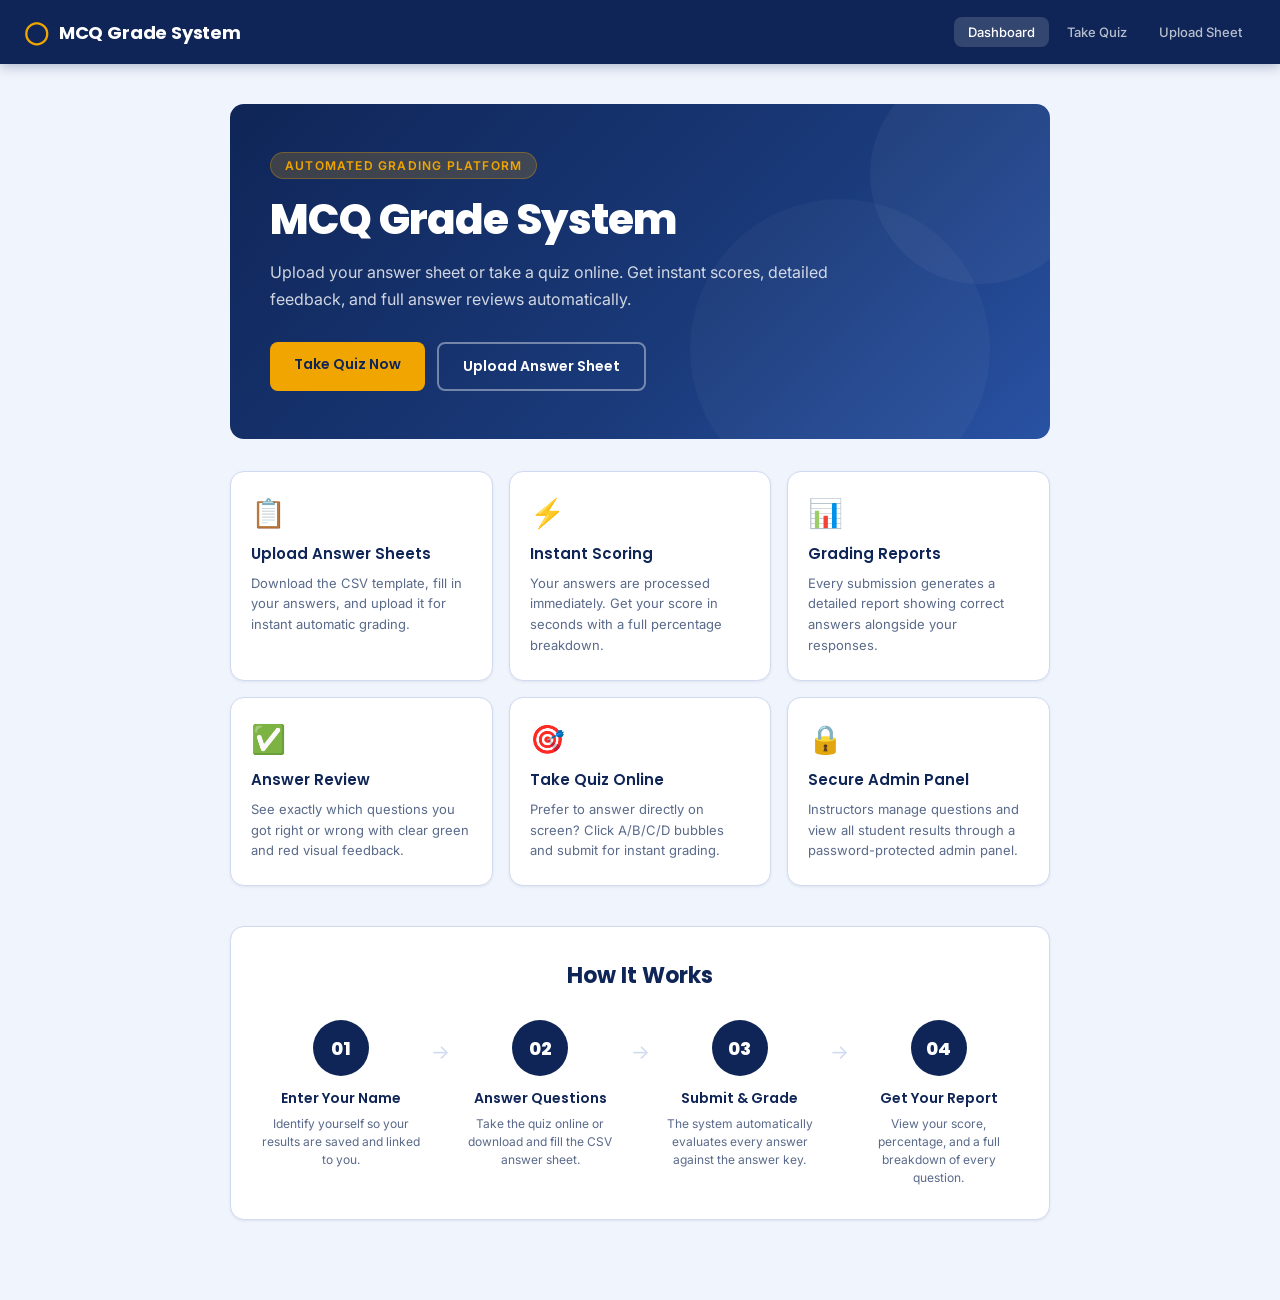
<file: index.html>
<!DOCTYPE html>
<html lang="en">
<head>
  <meta charset="UTF-8" />
  <meta name="viewport" content="width=device-width, initial-scale=1.0" />
  <title>MCQ Grade System</title>
  <link rel="preconnect" href="https://fonts.googleapis.com" />
  <link rel="preconnect" href="https://fonts.gstatic.com" crossorigin />
  <link href="https://fonts.googleapis.com/css2?family=Poppins:wght@400;500;600;700;800&family=Inter:wght@400;500;600&display=swap" rel="stylesheet" />
  <link rel="stylesheet" href="styles.css" />
</head>
<body>

  <nav class="navbar">
    <div class="navbar__brand">
      <span class="navbar__logo">&#9711;</span>
      MCQ Grade System
    </div>
    <div class="navbar__links">
      <a href="index.html" class="navbar__link is-active">Dashboard</a>
      <a href="quiz.html" class="navbar__link">Take Quiz</a>
      <a href="upload.html" class="navbar__link">Upload Sheet</a>
    </div>
  </nav>

  <section class="section is-active" id="dashboard">
    <div class="hero">
      <div class="hero__badge">Automated Grading Platform</div>
      <h1 class="hero__title">MCQ Grade System</h1>
      <p class="hero__sub">Upload your answer sheet or take a quiz online. Get instant scores, detailed feedback, and full answer reviews automatically.</p>
      <div class="hero__actions">
        <a href="quiz.html" class="btn btn--primary">Take Quiz Now</a>
        <a href="upload.html" class="btn btn--outline">Upload Answer Sheet</a>
      </div>
    </div>

    <div class="features">
      <div class="feature-card">
        <div class="feature-card__icon">📋</div>
        <h3 class="feature-card__title">Upload Answer Sheets</h3>
        <p class="feature-card__text">Download the CSV template, fill in your answers, and upload it for instant automatic grading.</p>
      </div>
      <div class="feature-card">
        <div class="feature-card__icon">⚡</div>
        <h3 class="feature-card__title">Instant Scoring</h3>
        <p class="feature-card__text">Your answers are processed immediately. Get your score in seconds with a full percentage breakdown.</p>
      </div>
      <div class="feature-card">
        <div class="feature-card__icon">📊</div>
        <h3 class="feature-card__title">Grading Reports</h3>
        <p class="feature-card__text">Every submission generates a detailed report showing correct answers alongside your responses.</p>
      </div>
      <div class="feature-card">
        <div class="feature-card__icon">✅</div>
        <h3 class="feature-card__title">Answer Review</h3>
        <p class="feature-card__text">See exactly which questions you got right or wrong with clear green and red visual feedback.</p>
      </div>
      <div class="feature-card">
        <div class="feature-card__icon">🎯</div>
        <h3 class="feature-card__title">Take Quiz Online</h3>
        <p class="feature-card__text">Prefer to answer directly on screen? Click A/B/C/D bubbles and submit for instant grading.</p>
      </div>
      <div class="feature-card">
        <div class="feature-card__icon">🔒</div>
        <h3 class="feature-card__title">Secure Admin Panel</h3>
        <p class="feature-card__text">Instructors manage questions and view all student results through a password-protected admin panel.</p>
      </div>
    </div>

    <div class="how-it-works">
      <h2 class="section-title">How It Works</h2>
      <div class="steps">
        <div class="step">
          <div class="step__number">01</div>
          <h4 class="step__title">Enter Your Name</h4>
          <p class="step__text">Identify yourself so your results are saved and linked to you.</p>
        </div>
        <div class="step__arrow">→</div>
        <div class="step">
          <div class="step__number">02</div>
          <h4 class="step__title">Answer Questions</h4>
          <p class="step__text">Take the quiz online or download and fill the CSV answer sheet.</p>
        </div>
        <div class="step__arrow">→</div>
        <div class="step">
          <div class="step__number">03</div>
          <h4 class="step__title">Submit & Grade</h4>
          <p class="step__text">The system automatically evaluates every answer against the answer key.</p>
        </div>
        <div class="step__arrow">→</div>
        <div class="step">
          <div class="step__number">04</div>
          <h4 class="step__title">Get Your Report</h4>
          <p class="step__text">View your score, percentage, and a full breakdown of every question.</p>
        </div>
      </div>
    </div>
  </section>

</body>
</html>
</file>
<file: styles.css>
:root {
  --navy: #0f2557;
  --navy-mid: #1a3a7a;
  --navy-light: #2952a3;
  --navy-soft: #e8eef8;
  --navy-pale: #f0f4fc;
  --gold: #f0a500;
  --white: #ffffff;
  --ink: #0d1b3e;
  --pencil: #5a6a8a;
  --border: #d0daf0;
  --green: #1e9e5e;
  --green-soft: #e0f5ec;
  --red: #d63a3a;
  --red-soft: #fce8e8;
  --font-head: "Poppins", sans-serif;
  --font-body: "Inter", sans-serif;
  --radius: 14px;
  --radius-sm: 8px;
  --shadow: 0 2px 4px rgba(15,37,87,0.06), 0 8px 24px rgba(15,37,87,0.10);
  --shadow-sm: 0 1px 3px rgba(15,37,87,0.08);
}

* { box-sizing: border-box; margin: 0; padding: 0; }

html { scroll-behavior: smooth; }

body {
  font-family: var(--font-body);
  background: var(--navy-pale);
  color: var(--ink);
  min-height: 100vh;
  -webkit-font-smoothing: antialiased;
}

a { color: var(--navy-light); text-decoration: none; }

/* ============================================================
   NAVBAR
   ============================================================ */

.navbar {
  background: var(--navy);
  padding: 0 24px;
  height: 64px;
  display: flex;
  align-items: center;
  justify-content: space-between;
  position: sticky;
  top: 0;
  z-index: 100;
  box-shadow: 0 2px 12px rgba(15,37,87,0.3);
}

.navbar__brand {
  font-family: var(--font-head);
  font-weight: 700;
  font-size: 18px;
  color: var(--white);
  display: flex;
  align-items: center;
  gap: 10px;
  letter-spacing: -0.01em;
}

.navbar__logo {
  font-size: 22px;
  color: var(--gold);
}

.navbar__links {
  display: flex;
  gap: 4px;
}

.navbar__link {
  font-family: var(--font-body);
  font-size: 13px;
  font-weight: 500;
  color: rgba(255,255,255,0.7);
  padding: 7px 14px;
  border-radius: 8px;
  transition: all 0.15s;
  cursor: pointer;
  border: none;
  background: none;
}

.navbar__link:hover {
  color: var(--white);
  background: rgba(255,255,255,0.1);
}

.navbar__link.is-active {
  color: var(--white);
  background: rgba(255,255,255,0.15);
}

/* ============================================================
   SECTIONS — show/hide navigation
   ============================================================ */

.section {
  display: none;
  max-width: 860px;
  margin: 0 auto;
  padding: 40px 20px 80px;
}

.section.is-active {
  display: block;
}

/* ============================================================
   HERO
   ============================================================ */

.hero {
  background: linear-gradient(135deg, var(--navy) 0%, var(--navy-mid) 60%, var(--navy-light) 100%);
  border-radius: var(--radius);
  padding: 48px 40px;
  color: var(--white);
  margin-bottom: 32px;
  position: relative;
  overflow: hidden;
}

.hero::before {
  content: "";
  position: absolute;
  top: -40px;
  right: -40px;
  width: 220px;
  height: 220px;
  border-radius: 50%;
  background: rgba(255,255,255,0.04);
}

.hero::after {
  content: "";
  position: absolute;
  bottom: -60px;
  right: 60px;
  width: 300px;
  height: 300px;
  border-radius: 50%;
  background: rgba(255,255,255,0.03);
}

.hero__badge {
  display: inline-block;
  background: rgba(240,165,0,0.2);
  color: var(--gold);
  font-family: var(--font-body);
  font-size: 12px;
  font-weight: 600;
  letter-spacing: 0.1em;
  text-transform: uppercase;
  padding: 5px 14px;
  border-radius: 999px;
  margin-bottom: 18px;
  border: 1px solid rgba(240,165,0,0.3);
}

.hero__title {
  font-family: var(--font-head);
  font-size: 42px;
  font-weight: 800;
  line-height: 1.1;
  margin-bottom: 16px;
  letter-spacing: -0.02em;
}

.hero__sub {
  font-size: 16px;
  color: rgba(255,255,255,0.8);
  line-height: 1.7;
  max-width: 560px;
  margin-bottom: 28px;
}

.hero__actions {
  display: flex;
  gap: 12px;
  flex-wrap: wrap;
}

/* ============================================================
   BUTTONS
   ============================================================ */

.btn {
  font-family: var(--font-head);
  font-weight: 600;
  font-size: 14px;
  padding: 12px 24px;
  border-radius: var(--radius-sm);
  border: none;
  cursor: pointer;
  transition: all 0.15s;
  display: inline-block;
  text-align: center;
}

.btn--primary {
  background: var(--gold);
  color: var(--navy);
}

.btn--primary:hover {
  background: #e09800;
  transform: translateY(-1px);
  box-shadow: 0 4px 12px rgba(240,165,0,0.35);
}

.btn--outline {
  background: transparent;
  color: var(--white);
  border: 2px solid rgba(255,255,255,0.4);
}

.btn--outline:hover {
  border-color: var(--white);
  background: rgba(255,255,255,0.1);
}

.btn--navy {
  background: var(--navy);
  color: var(--white);
}

.btn--navy:hover {
  background: var(--navy-mid);
  transform: translateY(-1px);
}

.btn--ghost {
  background: var(--white);
  color: var(--navy);
  border: 1px solid var(--border);
}

.btn--ghost:hover {
  background: var(--navy-soft);
}

.btn:disabled {
  opacity: 0.5;
  cursor: not-allowed;
  transform: none;
}

/* ============================================================
   FEATURE CARDS
   ============================================================ */

.features {
  display: grid;
  grid-template-columns: repeat(3, 1fr);
  gap: 16px;
  margin-bottom: 40px;
}

.feature-card {
  background: var(--white);
  border: 1px solid var(--border);
  border-radius: var(--radius);
  padding: 24px 20px;
  box-shadow: var(--shadow-sm);
  transition: transform 0.15s, box-shadow 0.15s;
}

.feature-card:hover {
  transform: translateY(-3px);
  box-shadow: var(--shadow);
}

.feature-card__icon {
  font-size: 28px;
  margin-bottom: 12px;
}

.feature-card__title {
  font-family: var(--font-head);
  font-size: 15px;
  font-weight: 600;
  color: var(--navy);
  margin-bottom: 8px;
}

.feature-card__text {
  font-size: 13px;
  color: var(--pencil);
  line-height: 1.6;
}

/* ============================================================
   HOW IT WORKS
   ============================================================ */

.how-it-works {
  background: var(--white);
  border: 1px solid var(--border);
  border-radius: var(--radius);
  padding: 32px 28px;
  box-shadow: var(--shadow-sm);
}

.section-title {
  font-family: var(--font-head);
  font-size: 22px;
  font-weight: 700;
  color: var(--navy);
  margin-bottom: 28px;
  text-align: center;
}

.steps {
  display: flex;
  align-items: flex-start;
  gap: 8px;
  flex-wrap: wrap;
  justify-content: center;
}

.step {
  flex: 1;
  min-width: 140px;
  max-width: 180px;
  text-align: center;
}

.step__number {
  font-family: var(--font-head);
  font-size: 32px;
  font-weight: 800;
  color: var(--navy-soft);
  background: var(--navy);
  width: 56px;
  height: 56px;
  border-radius: 50%;
  display: flex;
  align-items: center;
  justify-content: center;
  margin: 0 auto 12px;
  font-size: 18px;
  color: var(--white);
}

.step__title {
  font-family: var(--font-head);
  font-size: 14px;
  font-weight: 600;
  color: var(--navy);
  margin-bottom: 6px;
}

.step__text {
  font-size: 12px;
  color: var(--pencil);
  line-height: 1.5;
}

.step__arrow {
  font-size: 20px;
  color: var(--border);
  padding-top: 20px;
  flex-shrink: 0;
}

/* ============================================================
   PAGE HEADER (quiz / upload pages)
   ============================================================ */

.page-header {
  display: flex;
  align-items: center;
  gap: 16px;
  margin-bottom: 24px;
  flex-wrap: wrap;
}

.page-eyebrow {
  font-family: var(--font-body);
  font-size: 11px;
  font-weight: 600;
  letter-spacing: 0.12em;
  text-transform: uppercase;
  color: var(--navy-light);
}

.page-title {
  font-family: var(--font-head);
  font-size: 28px;
  font-weight: 700;
  color: var(--navy);
  margin-top: 2px;
}

.page-meta {
  margin-left: auto;
  font-size: 13px;
  font-weight: 600;
  color: var(--pencil);
  background: var(--navy-soft);
  padding: 6px 14px;
  border-radius: 999px;
}

.back-btn {
  font-family: var(--font-body);
  font-size: 13px;
  font-weight: 500;
  color: var(--navy-light);
  background: var(--white);
  border: 1px solid var(--border);
  border-radius: var(--radius-sm);
  padding: 8px 14px;
  cursor: pointer;
  flex-shrink: 0;
}

.back-btn:hover {
  background: var(--navy-soft);
}

/* ============================================================
   NAME INPUT
   ============================================================ */

.name-block {
  background: var(--white);
  border: 1px solid var(--border);
  border-radius: var(--radius);
  padding: 20px 24px;
  margin-bottom: 20px;
  box-shadow: var(--shadow-sm);
}

.field-label {
  display: block;
  font-family: var(--font-head);
  font-size: 11px;
  font-weight: 600;
  letter-spacing: 0.1em;
  text-transform: uppercase;
  color: var(--pencil);
  margin-bottom: 8px;
}

.field-input {
  width: 100%;
  font-family: var(--font-body);
  font-size: 16px;
  padding: 11px 14px;
  border: 1px solid var(--border);
  border-radius: var(--radius-sm);
  background: var(--navy-pale);
  color: var(--ink);
  transition: border-color 0.15s, background 0.15s;
}

.field-input:focus {
  outline: none;
  border-color: var(--navy-light);
  background: var(--white);
}

/* ============================================================
   NOTICE
   ============================================================ */

.notice {
  font-size: 14px;
  padding: 13px 16px;
  border-radius: var(--radius-sm);
  margin-bottom: 16px;
  font-weight: 500;
}

.notice--error {
  background: var(--red-soft);
  color: var(--red);
  border: 1px solid rgba(214,58,58,0.2);
}

.notice--info {
  background: var(--navy-soft);
  color: var(--navy-light);
  border: 1px solid var(--border);
}

.empty-state {
  text-align: center;
  padding: 48px 20px;
  color: var(--pencil);
  font-size: 15px;
  background: var(--white);
  border: 1px solid var(--border);
  border-radius: var(--radius);
}

/* ============================================================
   QUESTION CARDS
   ============================================================ */

.question {
  background: var(--white);
  border: 1px solid var(--border);
  border-radius: var(--radius);
  padding: 22px 24px;
  margin-bottom: 14px;
  box-shadow: var(--shadow-sm);
}

.question__head {
  display: flex;
  gap: 14px;
  align-items: flex-start;
  margin-bottom: 16px;
}

.question__number {
  font-family: var(--font-head);
  font-weight: 700;
  font-size: 13px;
  color: var(--white);
  background: var(--navy);
  border-radius: 6px;
  padding: 3px 10px;
  flex-shrink: 0;
  margin-top: 2px;
}

.question__text {
  font-size: 16px;
  font-weight: 500;
  color: var(--ink);
  line-height: 1.5;
}

/* ============================================================
   BUBBLE OPTIONS
   ============================================================ */

.options {
  display: flex;
  flex-direction: column;
  gap: 10px;
}

.option {
  display: flex;
  align-items: center;
  gap: 14px;
  width: 100%;
  text-align: left;
  background: var(--navy-pale);
  border: 1.5px solid var(--border);
  border-radius: var(--radius-sm);
  padding: 11px 14px;
  cursor: pointer;
  font-size: 15px;
  color: var(--ink);
  font-family: var(--font-body);
  transition: all 0.15s;
}

.option:hover {
  border-color: var(--navy-light);
  background: var(--navy-soft);
}

.bubble {
  flex-shrink: 0;
  width: 32px;
  height: 32px;
  border-radius: 50%;
  border: 2px solid var(--pencil);
  display: flex;
  align-items: center;
  justify-content: center;
  font-family: var(--font-head);
  font-weight: 700;
  font-size: 13px;
  color: var(--pencil);
  background: var(--white);
  transition: all 0.15s;
}

.option.is-selected {
  border-color: var(--navy);
  background: var(--navy-soft);
}

.option.is-selected .bubble {
  background: var(--navy);
  border-color: var(--navy);
  color: var(--white);
  transform: scale(1.1);
}

.option.is-graded { cursor: default; }
.option.is-graded:hover { border-color: var(--border); background: var(--navy-pale); }

.option.is-correct-answer {
  background: var(--green-soft);
  border-color: var(--green);
}

.option.is-correct-answer .bubble {
  border-color: var(--green);
}

.option.is-correct-answer.is-selected .bubble {
  background: var(--green);
  border-color: var(--green);
  color: var(--white);
}

.option.is-wrong-selection {
  background: var(--red-soft);
  border-color: var(--red);
}

.option.is-wrong-selection .bubble {
  background: var(--red);
  border-color: var(--red);
  color: var(--white);
}

.option__tag {
  margin-left: auto;
  font-family: var(--font-head);
  font-size: 11px;
  font-weight: 600;
  letter-spacing: 0.06em;
  text-transform: uppercase;
  padding: 3px 9px;
  border-radius: 999px;
  flex-shrink: 0;
}

.option__tag--correct {
  color: var(--green);
  background: var(--green-soft);
}

.option__tag--your-pick {
  color: var(--red);
  background: var(--red-soft);
}

/* ============================================================
   FORM ACTIONS
   ============================================================ */

.form-actions {
  display: flex;
  justify-content: flex-end;
  margin-top: 20px;
}

/* ============================================================
   SCORE CARD
   ============================================================ */

.score-card {
  background: linear-gradient(135deg, var(--navy) 0%, var(--navy-mid) 100%);
  color: var(--white);
  border-radius: var(--radius);
  padding: 28px 28px;
  margin-bottom: 20px;
  display: flex;
  align-items: center;
  justify-content: space-between;
  flex-wrap: wrap;
  gap: 16px;
  box-shadow: var(--shadow);
}

.score-card__label {
  font-size: 12px;
  font-weight: 600;
  letter-spacing: 0.1em;
  text-transform: uppercase;
  color: rgba(255,255,255,0.6);
  margin-bottom: 6px;
}

.score-card__value {
  font-family: var(--font-head);
  font-size: 44px;
  font-weight: 800;
  line-height: 1;
  margin-bottom: 4px;
}

.score-card__sub {
  font-size: 14px;
  color: rgba(255,255,255,0.7);
}

.score-card__pct {
  font-family: var(--font-head);
  font-size: 32px;
  font-weight: 800;
  padding: 14px 20px;
  border-radius: var(--radius-sm);
  background: rgba(255,255,255,0.1);
  min-width: 100px;
  text-align: center;
}

.score-card__pct--pass { color: #6ee7a8; }
.score-card__pct--fail { color: #fca5a5; }

/* ============================================================
   UPLOAD CARD
   ============================================================ */

.upload-card {
  background: var(--white);
  border: 1px solid var(--border);
  border-radius: var(--radius);
  padding: 28px 24px;
  box-shadow: var(--shadow-sm);
}

.upload-step {
  display: flex;
  gap: 20px;
  align-items: flex-start;
}

.upload-step__num {
  flex-shrink: 0;
  width: 40px;
  height: 40px;
  border-radius: 50%;
  background: var(--navy);
  color: var(--white);
  font-family: var(--font-head);
  font-weight: 700;
  font-size: 18px;
  display: flex;
  align-items: center;
  justify-content: center;
}

.upload-step__title {
  font-family: var(--font-head);
  font-size: 16px;
  font-weight: 600;
  color: var(--navy);
  margin-bottom: 6px;
}

.upload-step__text {
  font-size: 14px;
  color: var(--pencil);
  line-height: 1.6;
}

.upload-divider {
  height: 1px;
  background: var(--border);
  margin: 24px 0;
}

.file-drop {
  margin-top: 14px;
  border: 2px dashed var(--border);
  border-radius: var(--radius-sm);
  padding: 28px 20px;
  text-align: center;
  cursor: pointer;
  transition: all 0.15s;
  position: relative;
}

.file-drop:hover {
  border-color: var(--navy-light);
  background: var(--navy-soft);
}

.file-drop input[type="file"] {
  position: absolute;
  inset: 0;
  opacity: 0;
  cursor: pointer;
  width: 100%;
  height: 100%;
}

.file-drop__icon {
  font-size: 32px;
  margin-bottom: 8px;
}

.file-drop__text {
  font-size: 14px;
  color: var(--pencil);
  font-weight: 500;
}

.file-name {
  margin-top: 10px;
  font-size: 13px;
  font-weight: 600;
  color: var(--navy-light);
  text-align: center;
}

/* ============================================================
   RESPONSIVE
   ============================================================ */

@media (max-width: 600px) {
  .hero { padding: 32px 24px; }
  .hero__title { font-size: 28px; }
  .features { grid-template-columns: 1fr 1fr; }
  .steps { gap: 12px; }
  .step__arrow { display: none; }
  .navbar__links { gap: 2px; }
  .navbar__link { font-size: 11px; padding: 6px 10px; }
  .score-card { flex-direction: column; align-items: flex-start; }
}

@media (max-width: 400px) {
  .features { grid-template-columns: 1fr; }
}

@media (prefers-reduced-motion: reduce) {
  * { transition: none !important; }
}
.hero__actions {
  position: relative;
  z-index: 10;
}

.hero__actions a {
  display: inline-block;
  position: relative;
  z-index: 10;
}

.section.is-active {
  position: relative;
  z-index: 1;
}
</file>
